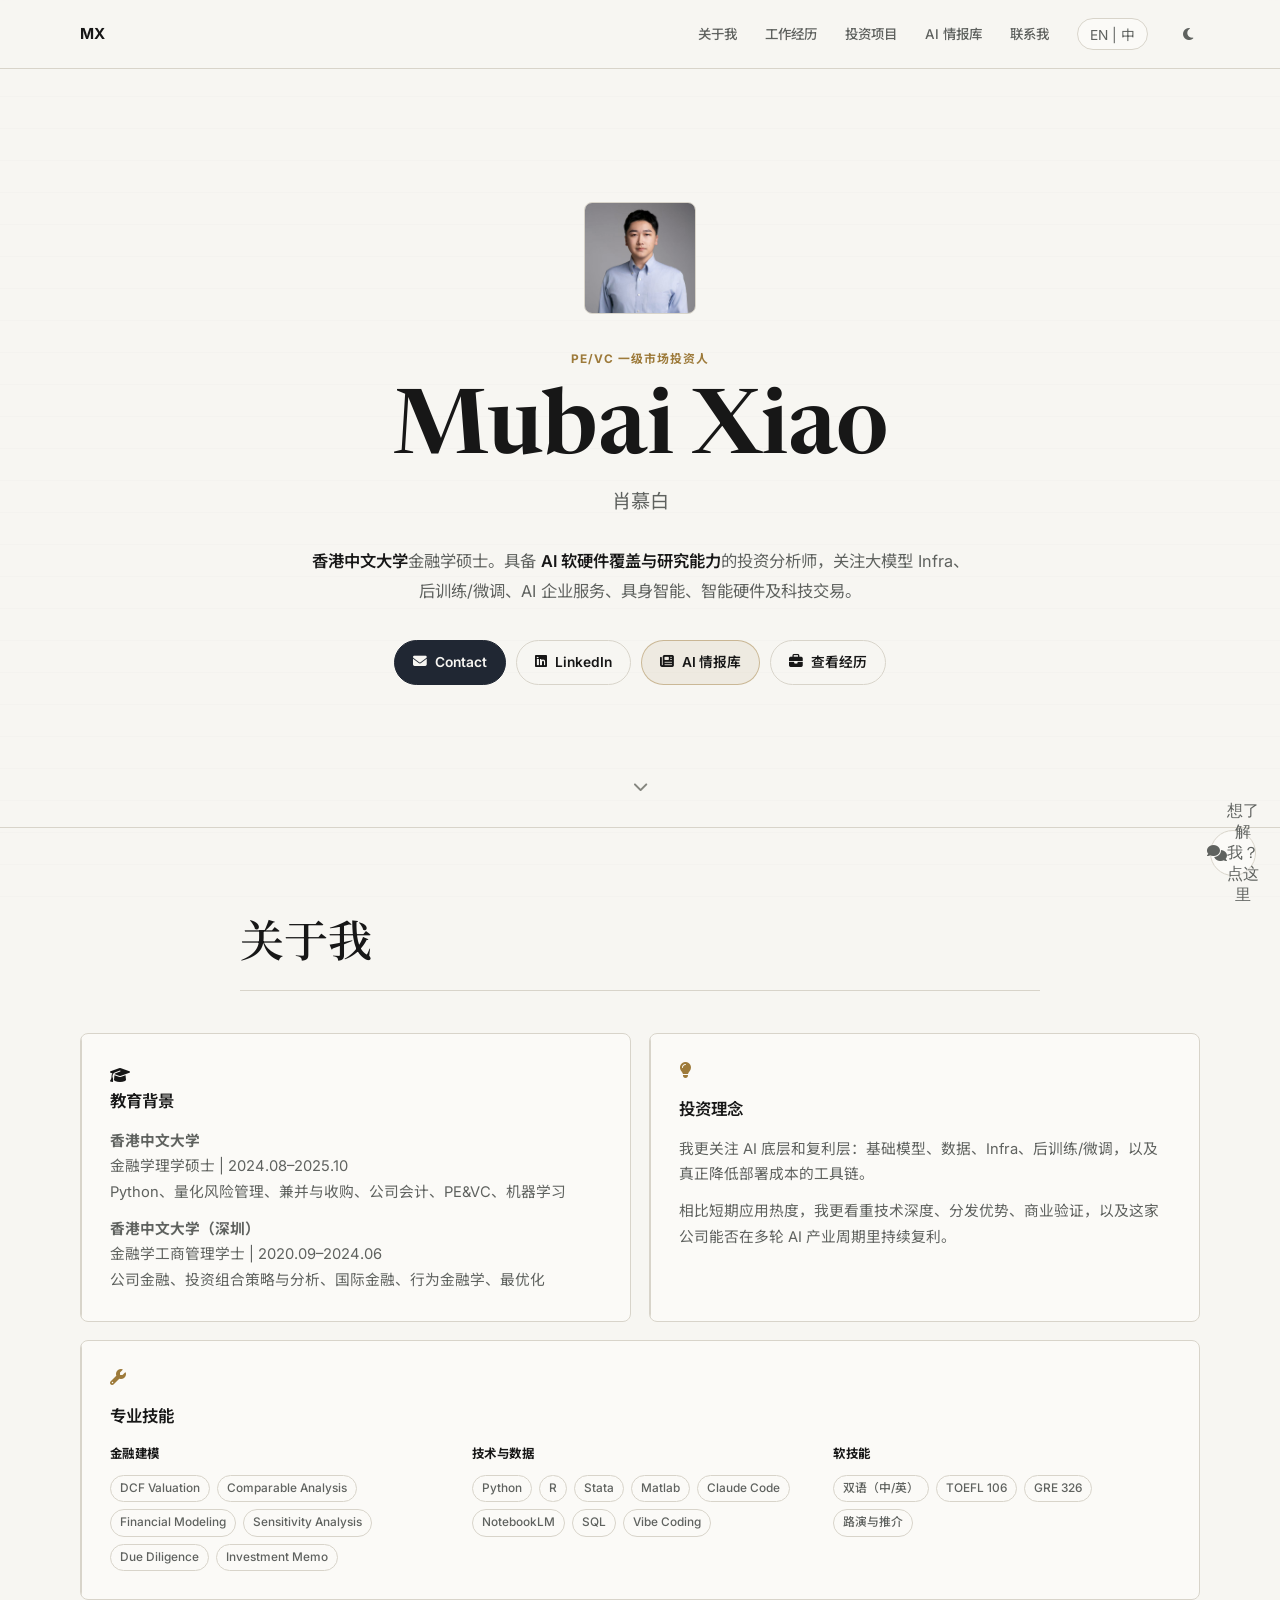
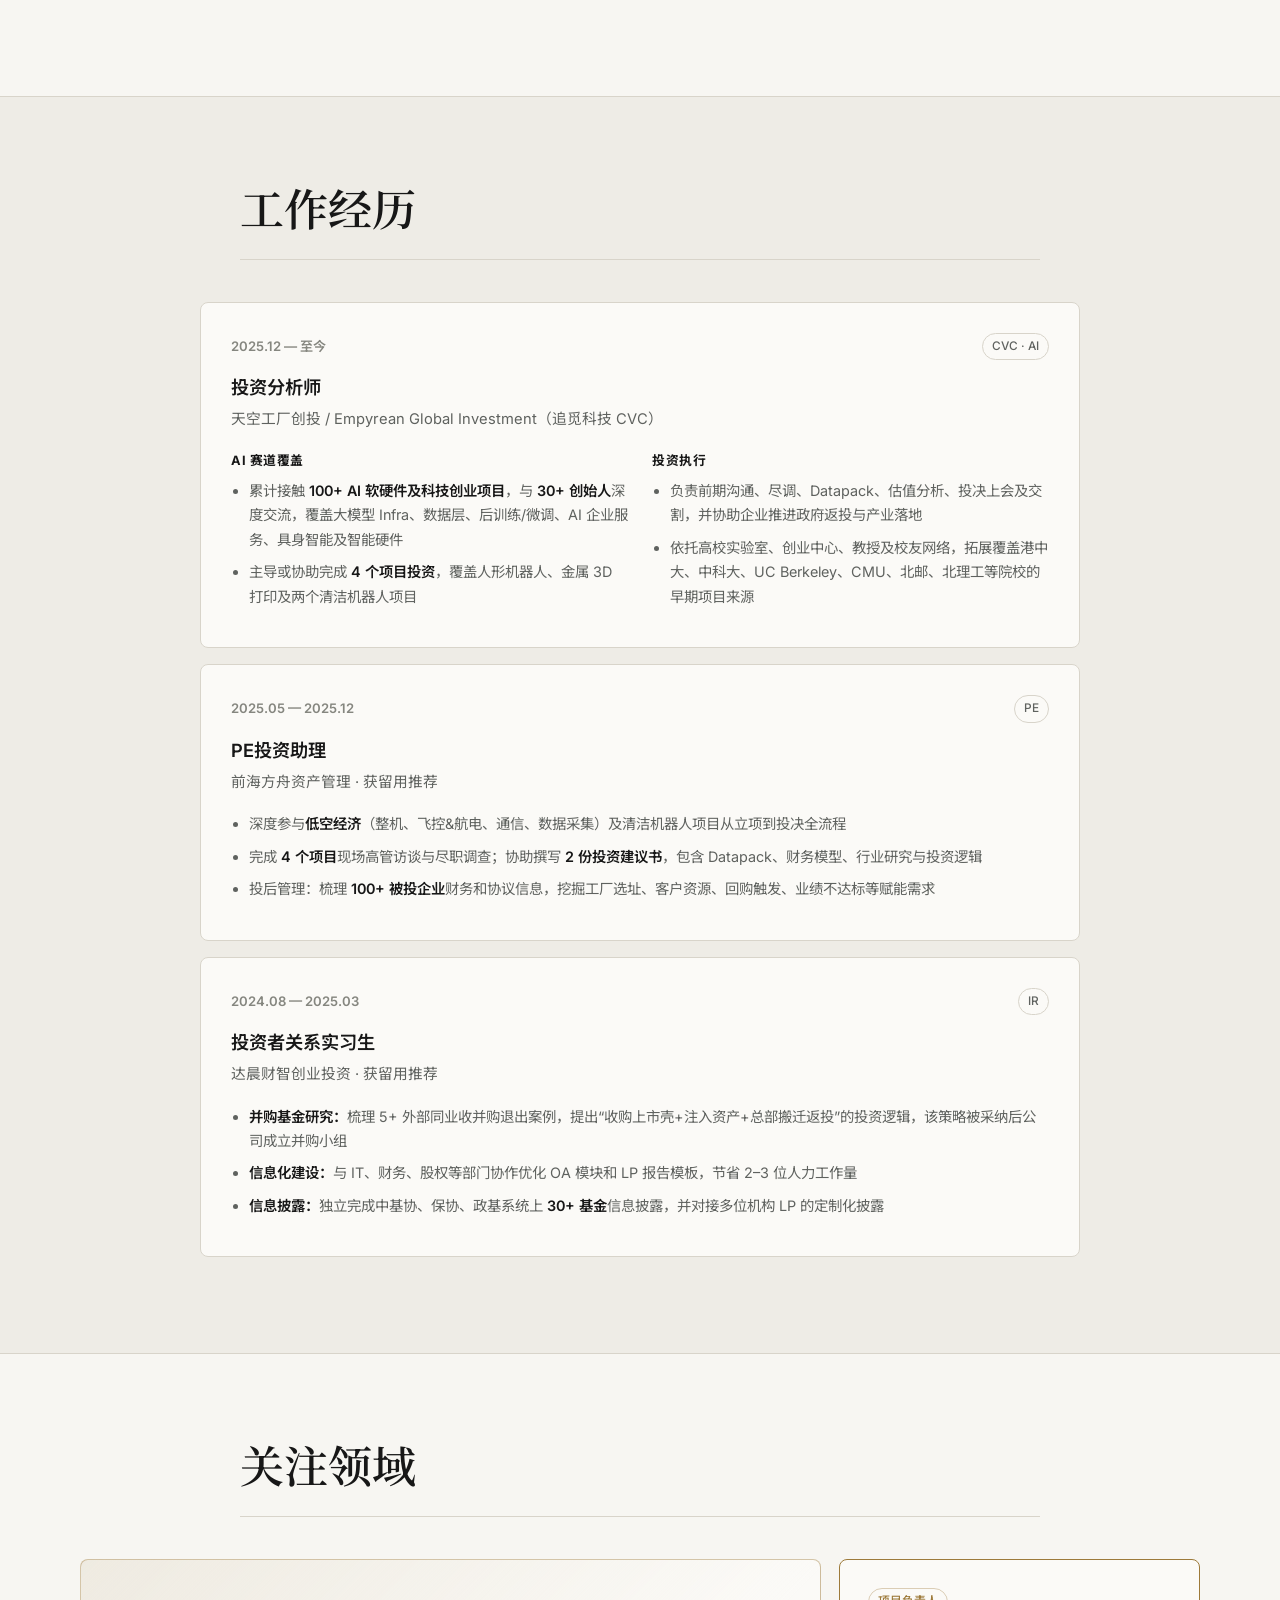
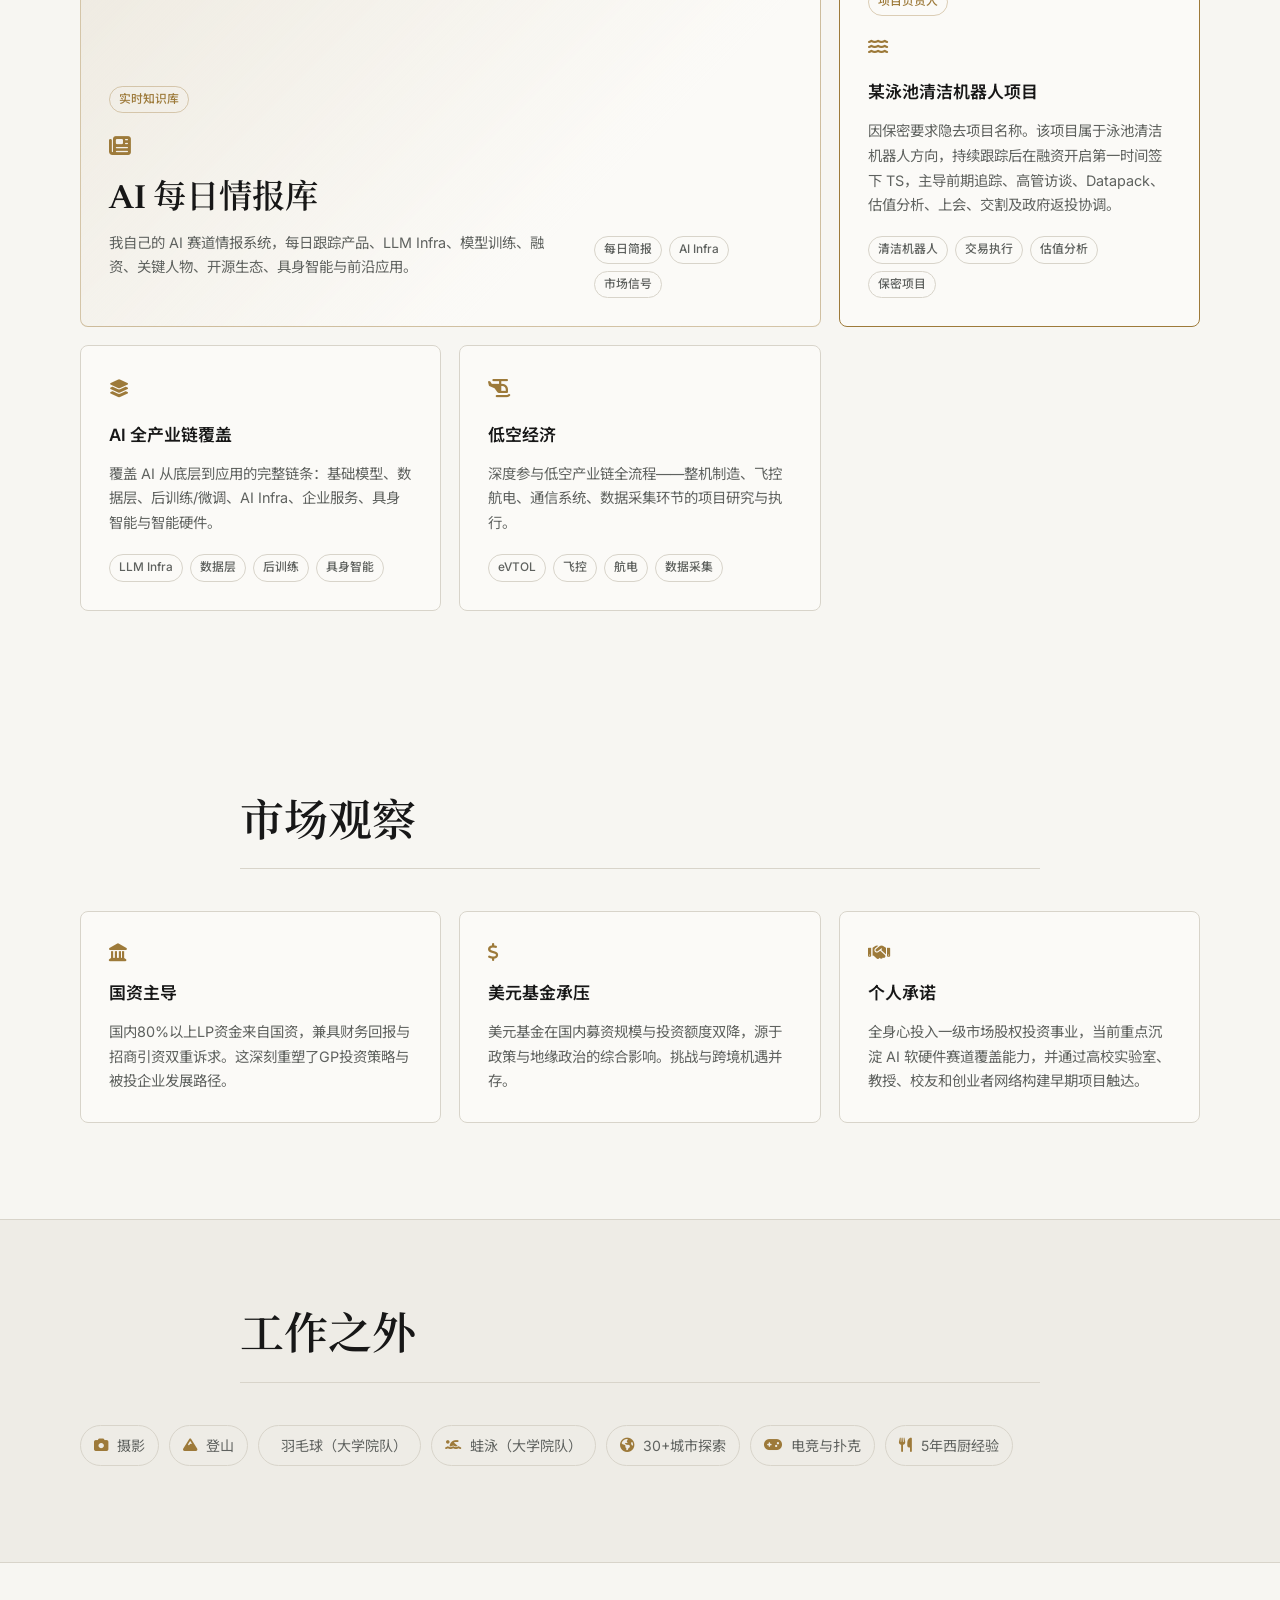
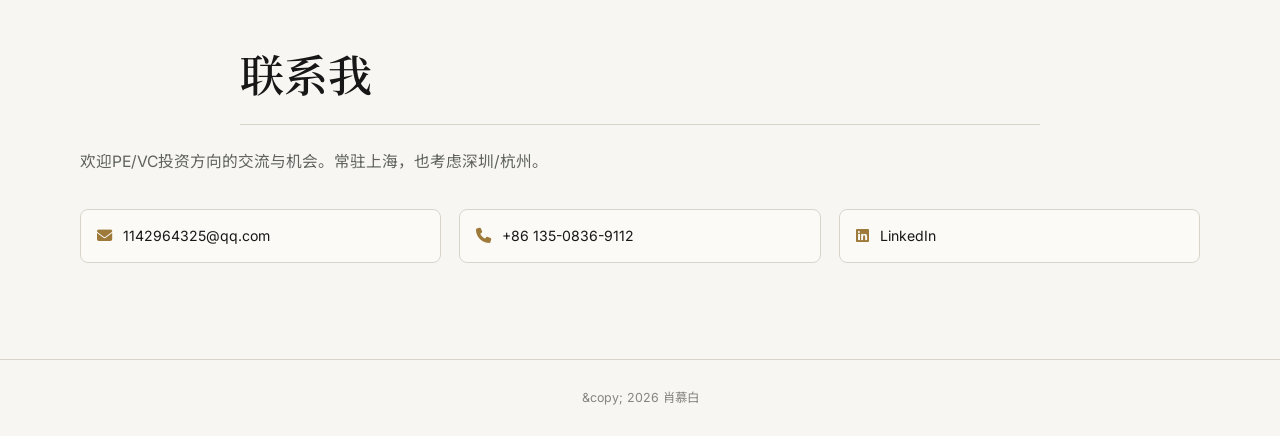
<file: index.html>
<!DOCTYPE html>
<html lang="en">
<head>
  <meta charset="UTF-8">
  <meta name="viewport" content="width=device-width, initial-scale=1.0">
  <title>Mubai Xiao | 肖慕白</title>
  <meta name="description" content="Mubai Xiao (肖慕白) — PE/VC Investment Professional. B.B.A. & M.Sc. Finance at CUHK. Focused on AI and frontier technology investing.">
  <meta property="og:title" content="Mubai Xiao | 肖慕白">
  <meta property="og:description" content="PE/VC Investment Professional. AI & Frontier Tech Investor.">
  <meta property="og:type" content="website">
  <link rel="icon" href="data:image/svg+xml,<svg xmlns='http://www.w3.org/2000/svg' viewBox='0 0 100 100'><rect fill='%231c2541' rx='16' width='100' height='100'/><text x='50' y='68' text-anchor='middle' fill='white' font-family='Inter,sans-serif' font-weight='700' font-size='44'>MX</text></svg>">
  <link rel="stylesheet" href="style.css?v=20260704-1">
  <link rel="preconnect" href="https://fonts.googleapis.com">
  <link href="https://fonts.googleapis.com/css2?family=Inter:wght@400;500;600;700;800&family=Newsreader:opsz,wght@6..72,500;6..72,600;6..72,700&family=Noto+Sans+SC:wght@400;500;700;800&family=Noto+Serif+SC:wght@500;600;700&display=swap" rel="stylesheet">
  <link rel="stylesheet" href="https://cdnjs.cloudflare.com/ajax/libs/font-awesome/6.5.1/css/all.min.css">
</head>
<body>
  <!-- Navigation -->
  <nav class="nav" id="nav">
    <div class="nav-inner">
      <a href="#hero" class="nav-logo">MX</a>
      <div class="nav-links">
        <a href="#about" data-i18n="nav.about">About</a>
        <a href="#experience" data-i18n="nav.experience">Experience</a>
        <a href="#projects" data-i18n="nav.projects">Projects</a>
        <a href="ai-news/" data-i18n="nav.ai_news">AI News</a>
        <a href="#contact" data-i18n="nav.contact">Contact</a>
        <button class="lang-toggle" id="langToggle" aria-label="Toggle language">EN | 中</button>
        <button class="theme-toggle" id="themeToggle" aria-label="Toggle theme">
          <i class="fas fa-moon"></i>
        </button>
      </div>
      <div class="mobile-controls">
        <button class="lang-toggle" id="langToggleMobile" aria-label="Toggle language">EN | 中</button>
        <button class="mobile-menu-btn" id="mobileMenuBtn" aria-label="Menu">
          <span></span><span></span><span></span>
        </button>
      </div>
    </div>
  </nav>

  <!-- Mobile Menu -->
  <div class="mobile-menu" id="mobileMenu">
    <a href="#about" data-i18n="nav.about">About</a>
    <a href="#experience" data-i18n="nav.experience">Experience</a>
    <a href="#projects" data-i18n="nav.projects">Projects</a>
    <a href="ai-news/" data-i18n="nav.ai_news">AI News</a>
    <a href="#contact" data-i18n="nav.contact">Contact</a>
  </div>

  <!-- Hero -->
  <section class="hero" id="hero">
    <div class="hero-bg-pattern"></div>
    <div class="hero-content">
      <div class="hero-avatar">
        <img src="avatar.jpg" alt="Mubai Xiao">
      </div>
      <div class="hero-badge" data-i18n="hero.badge">PE/VC Investment Professional</div>
      <h1 class="hero-name">Mubai Xiao</h1>
      <p class="hero-name-cn">肖慕白</p>
      <p class="hero-desc" data-i18n="hero.desc" data-i18n-html="true">
        B.B.A. & M.Sc. Finance at <strong>CUHK</strong>. Investment analyst with hands-on experience across RMB & USD VC funds.
        Deeply passionate about <strong>AI</strong> and frontier tech investing.
        Driven by curiosity, committed to long-termism.
      </p>
      <div class="hero-links">
        <a href="mailto:1142964325@qq.com" class="hero-btn hero-btn-primary"><i class="fas fa-envelope"></i> Contact</a>
        <a href="https://www.linkedin.com/in/mubai-xiao-1323b3343" target="_blank" class="hero-btn"><i class="fab fa-linkedin"></i> LinkedIn</a>
        <a href="ai-news/" class="hero-btn hero-btn-ai"><i class="fas fa-newspaper"></i> <span data-i18n="hero.ai_news">AI Intelligence</span></a>
        <a href="#experience" class="hero-btn"><i class="fas fa-briefcase"></i> <span data-i18n="hero.viewwork">View My Work</span></a>
      </div>
    </div>
    <div class="scroll-hint">
      <i class="fas fa-chevron-down"></i>
    </div>
  </section>

  <!-- About -->
  <section class="section" id="about">
    <div class="container">
      <h2 class="section-title" data-i18n="about.title">About Me</h2>
      <div class="about-grid">
        <div class="about-card">
          <div class="card-accent"></div>
          <div class="card-body">
            <div class="education-heading">
              <i class="fas fa-graduation-cap"></i>
            </div>
            <h3 data-i18n="about.education">Education</h3>
            <div data-i18n="about.edu.content" data-i18n-html="true">
              <p><strong>The Chinese University of Hong Kong</strong><br>
              M.Sc. in Finance | 2024–2025<br>
              Quantitative Methods, Python, M&A, PE&VC</p>
              <p><strong>CUHK-Shenzhen</strong><br>
              B.B.A. in Finance | 2020–2024<br>
              Corporate Finance, Portfolio Analysis, Behavioral Finance</p>
            </div>
          </div>
        </div>
        <div class="about-card">
          <div class="card-accent"></div>
          <div class="card-body">
            <i class="fas fa-lightbulb"></i>
            <h3 data-i18n="about.philosophy">Investment Philosophy</h3>
            <div data-i18n="about.philosophy.content" data-i18n-html="true">
              <p>我更关注 AI 底层和复利层：基础模型、数据、Infra、后训练/微调，以及真正降低部署成本的工具链。</p>
              <p>相比短期应用热度，我更看重技术深度、分发能力、商业验证和长期复利结构。</p>
            </div>
          </div>
        </div>
        <div class="about-card full-width">
          <div class="card-accent"></div>
          <div class="card-body">
            <i class="fas fa-wrench"></i>
            <h3 data-i18n="about.toolkit">Professional Toolkit</h3>
            <div class="skills-grid">
              <div class="skill-group">
                <h4 data-i18n="about.skill.finance">Finance & Modeling</h4>
                <div class="skills-tags">
                  <span>DCF Valuation</span><span>Comparable Analysis</span><span>Financial Modeling</span>
                  <span>Sensitivity Analysis</span><span>Due Diligence</span><span>Investment Memo</span>
                </div>
              </div>
              <div class="skill-group">
                <h4 data-i18n="about.skill.tech">Tech & Data</h4>
                <div class="skills-tags">
                  <span>Python</span><span>R</span><span>Stata</span><span>Matlab</span>
                  <span>Claude Code</span><span>NotebookLM</span><span>SQL</span><span>Vibe Coding</span>
                </div>
              </div>
              <div class="skill-group">
                <h4 data-i18n="about.skill.soft">Soft Skills</h4>
                <div class="skills-tags">
                  <span data-i18n="skill.bilingual">Bilingual (EN/CN)</span>
                  <span>TOEFL 106</span><span>GRE 326</span>
                  <span data-i18n="skill.roadshow">Roadshow & Pitching</span>
                </div>
              </div>
            </div>
          </div>
        </div>
      </div>
    </div>
  </section>

  <!-- Experience -->
  <section class="section section-alt" id="experience">
    <div class="container">
      <h2 class="section-title" data-i18n="exp.title">Experience</h2>
      <div class="exp-cards">

        <div class="exp-card">
          <div class="exp-header">
            <div class="exp-date">2025.12 — <span data-i18n="exp.present">Present</span></div>
            <div class="exp-type rmb-tag">CVC · AI</div>
          </div>
          <h3 data-i18n="exp.cc.role">Investment Analyst</h3>
          <p class="exp-company" data-i18n="exp.cc.company">Empyrean Global Investment (Dreame Technology's CVC)</p>
          <div class="exp-details">
            <div class="exp-section">
              <h4 data-i18n="exp.cc.rmb">AI Sector Coverage</h4>
              <ul data-i18n="exp.cc.rmb.items" data-i18n-html="true">
                <li>主导或协助完成 <strong>4 个项目投资</strong>，覆盖人形机器人、金属 3D 打印及两个清洁机器人项目</li>
                <li>负责前期沟通、尽调、Datapack、估值分析、投决上会、交割，并协助企业推进政府返投与产业落地</li>
              </ul>
            </div>
            <div class="exp-section">
              <h4 data-i18n="exp.cc.usd">Investment Execution</h4>
              <ul data-i18n="exp.cc.usd.items" data-i18n-html="true">
                <li>Led bilingual fundraising materials — pitch decks, one-pagers, deal pipelines</li>
                <li>Sourced <strong>100+ institutional LPs</strong> via Pitchbook/Preqin across HK, Singapore, Middle East & Europe</li>
                <li>Sourced a European distributor group with <strong>USD 1M committed intent</strong>; led dedicated fund roadshows</li>
              </ul>
            </div>
          </div>
        </div>

        <div class="exp-card">
          <div class="exp-header">
            <div class="exp-date">2025.05 — 2025.12</div>
            <div class="exp-type pe-tag">PE</div>
          </div>
          <h3 data-i18n="exp.qa.role">PE Investment Analyst</h3>
          <p class="exp-company" data-i18n="exp.qa.company">Qianhai Ark Assets Management · Received Return Offer</p>
          <ul data-i18n="exp.qa.items" data-i18n-html="true">
            <li>Full-cycle participation in <strong>low-altitude economy</strong> (aircraft, flight control, avionics, communication, data) and cleaning robotics projects</li>
            <li>On-site executive interviews & DD for <strong>4 projects</strong>; authored 2 investment proposals with datapack, financial models, and industry research</li>
            <li>Post-investment: managed 100+ portfolio companies, identified support needs (factory siting, client resources, repurchase triggers)</li>
          </ul>
        </div>

        <div class="exp-card">
          <div class="exp-header">
            <div class="exp-date">2024.08 — 2025.03</div>
            <div class="exp-type ir-tag">IR</div>
          </div>
          <h3 data-i18n="exp.dc.role">Investor Relations Intern</h3>
          <p class="exp-company" data-i18n="exp.dc.company">Fortune CaiZhi (DaChen) Venture Capital · Received Return Offer</p>
          <ul data-i18n="exp.dc.items" data-i18n-html="true">
            <li><strong>M&A Strategy:</strong> Proposed "shell acquisition + asset injection + HQ relocation" exit strategy — adopted by partners, leading to a new M&A team</li>
            <li><strong>Digital Transformation:</strong> Led OA system optimization, reducing 2–3 headcount workload through automation</li>
            <li>Independently managed AMAC/CSRC compliance for <strong>30+ funds</strong></li>
          </ul>
        </div>

      </div>
    </div>
  </section>

  <!-- Projects / Investment Track Record -->
  <section class="section" id="projects">
    <div class="container">
      <h2 class="section-title" data-i18n="proj.title">Focus Areas</h2>
      <div class="projects-grid">
        <a class="project-card intelligence-card intelligence-card-featured" href="ai-news/">
          <div>
            <span class="featured-badge" data-i18n="proj.intel.badge">实时知识库</span>
            <div class="project-icon"><i class="fas fa-newspaper"></i></div>
            <h3 data-i18n="proj.intel.title">AI 每日情报库</h3>
            <p data-i18n="proj.intel.desc">每日跟踪 AI 产业链中的产品、Infra、模型训练、融资、关键人物、开源生态与前沿应用。</p>
          </div>
          <div class="project-tags">
            <span data-i18n="tag.dailybrief">每日简报</span><span data-i18n="tag.aiinfra">AI Infra</span><span data-i18n="tag.signals">市场信号</span>
          </div>
        </a>
        <div class="project-card featured">
          <span class="featured-badge" data-i18n="proj.featured">项目负责人</span>
          <div class="project-icon"><i class="fas fa-water"></i></div>
          <h3 data-i18n="proj.confidential.title">某泳池清洁机器人项目</h3>
          <p data-i18n="proj.confidential.desc">因保密要求隐去项目名称。该项目属于泳池清洁机器人方向，持续跟踪后在融资开启第一时间签下 TS，主导前期追踪、高管访谈、Datapack、估值分析、上会、交割及政府返投协调。</p>
          <div class="project-tags">
            <span data-i18n="tag.cleaningrobotics">清洁机器人</span><span data-i18n="tag.dealexecution">交易执行</span><span data-i18n="tag.valuation">估值分析</span><span data-i18n="tag.confidential">保密项目</span>
          </div>
        </div>
        <div class="project-card">
          <div class="project-icon"><i class="fas fa-layer-group"></i></div>
          <h3 data-i18n="proj.ai_stack.title">AI 全产业链覆盖</h3>
          <p data-i18n="proj.ai_stack.desc">覆盖 AI 从底层到应用的完整链条：基础模型、数据层、后训练/微调、AI Infra、企业服务、具身智能与智能硬件。</p>
          <div class="project-tags">
            <span data-i18n="tag.llminfra">LLM Infra</span><span data-i18n="tag.datalayer">数据层</span>
            <span data-i18n="tag.posttraining">后训练</span><span data-i18n="tag.embodied">具身智能</span>
          </div>
        </div>
        <div class="project-card">
          <div class="project-icon"><i class="fas fa-helicopter"></i></div>
          <h3 data-i18n="proj.lowalt.title">Low-Altitude Economy</h3>
          <p data-i18n="proj.lowalt.desc">Deep-dive research and project execution across the low-altitude industry chain — aircraft manufacturing, flight control & avionics, communication systems, and data acquisition.</p>
          <div class="project-tags">
            <span>eVTOL</span><span data-i18n="tag.flightcontrol">Flight Control</span>
            <span data-i18n="tag.avionics">Avionics</span><span data-i18n="tag.dataacq">Data Acquisition</span>
          </div>
        </div>
      </div>
    </div>
  </section>


  <!-- Market View -->
  <section class="section" id="market">
    <div class="container">
      <h2 class="section-title" data-i18n="market.title">Market Perspective</h2>
      <div class="market-cards">
        <div class="market-card">
          <i class="fas fa-landmark"></i>
          <h4 data-i18n="market.soe.title">SOE Capital Dominance</h4>
          <p data-i18n="market.soe.desc">80%+ of domestic LP capital comes from state-owned entities, carrying dual mandates of financial returns and local economic development. This reshapes GP strategies and portfolio company trajectories.</p>
        </div>
        <div class="market-card">
          <i class="fas fa-dollar-sign"></i>
          <h4 data-i18n="market.usd.title">USD Fund Headwinds</h4>
          <p data-i18n="market.usd.desc">USD funds in China face declining AUM and deployment, driven by regulatory shifts and geopolitical dynamics. This creates both challenges and unique cross-border opportunities.</p>
        </div>
        <div class="market-card">
          <i class="fas fa-handshake"></i>
          <h4 data-i18n="market.commitment.title">Personal Commitment</h4>
          <p data-i18n="market.commitment.desc">Fully dedicated to building a career in primary market equity investment. Curiosity-driven, resilient under pressure, and committed to earning trust through consistent, quality work.</p>
        </div>
      </div>
    </div>
  </section>

  <!-- Beyond Work -->
  <section class="section section-alt" id="beyond">
    <div class="container">
      <h2 class="section-title" data-i18n="beyond.title">Beyond Work</h2>
      <div class="beyond-grid">
        <div class="beyond-item"><i class="fas fa-camera"></i><span data-i18n="beyond.photo">Photography</span></div>
        <div class="beyond-item"><i class="fas fa-mountain"></i><span data-i18n="beyond.hiking">Mountaineering</span></div>
        <div class="beyond-item"><i class="fas fa-shuttlecock"></i><span data-i18n="beyond.badminton">Badminton (University Team)</span></div>
        <div class="beyond-item"><i class="fas fa-swimmer"></i><span data-i18n="beyond.swim">Breaststroke (University Team)</span></div>
        <div class="beyond-item"><i class="fas fa-globe-americas"></i><span data-i18n="beyond.travel">30+ cities explored</span></div>
        <div class="beyond-item"><i class="fas fa-gamepad"></i><span data-i18n="beyond.esports">Esports & Poker</span></div>
        <div class="beyond-item"><i class="fas fa-utensils"></i><span data-i18n="beyond.cooking">5 years of Western cooking</span></div>
      </div>
    </div>
  </section>

  <!-- Contact -->
  <section class="section" id="contact">
    <div class="container">
      <h2 class="section-title" data-i18n="contact.title">Get in Touch</h2>
      <p class="contact-desc" data-i18n="contact.desc">Open to opportunities in PE/VC investment. Based in Shanghai, also considering Shenzhen/Hangzhou. Let's connect.</p>
      <div class="contact-links">
        <a href="mailto:1142964325@qq.com" class="contact-item">
          <i class="fas fa-envelope"></i>
          <span>1142964325@qq.com</span>
        </a>
        <a href="tel:+8613508369112" class="contact-item">
          <i class="fas fa-phone"></i>
          <span>+86 135-0836-9112</span>
        </a>
        <a href="https://www.linkedin.com/in/mubai-xiao-1323b3343" target="_blank" class="contact-item">
          <i class="fab fa-linkedin"></i>
          <span>LinkedIn</span>
        </a>
      </div>
    </div>
  </section>

  <!-- Footer -->
  <footer class="footer">
    <p data-i18n="footer.text">&copy; 2026 Mubai Xiao. Built with curiosity and Claude Code.</p>
  </footer>

  <!-- Chat Widget -->
  <div class="chat-widget" id="chatWidget">
    <button class="chat-toggle" id="chatToggle" aria-label="Ask me anything">
      <i class="fas fa-comments"></i>
      <span class="chat-toggle-text" data-i18n="chat.toggle">Ask Me Anything</span>
    </button>
    <div class="chat-panel" id="chatPanel">
      <div class="chat-header">
        <div class="chat-header-info">
          <div class="chat-avatar">MX</div>
          <div>
            <strong data-i18n="chat.name">Mubai's AI Assistant</strong>
            <p data-i18n="chat.subtitle">Ask anything about me</p>
          </div>
        </div>
        <button class="chat-close" id="chatClose"><i class="fas fa-times"></i></button>
      </div>
      <div class="chat-messages" id="chatMessages">
        <div class="chat-message bot">
          <p data-i18n="chat.welcome">Hi! I'm Mubai's AI assistant. Ask me anything about his background, investment experience, thesis, or skills!</p>
        </div>
        <div class="chat-message bot suggestions">
          <div class="chat-suggestions">
            <button class="chat-suggestion-btn" data-i18n="chat.q1">What's your investment thesis?</button>
            <button class="chat-suggestion-btn" data-i18n="chat.q2">Tell me about your PE/VC experience</button>
            <button class="chat-suggestion-btn" data-i18n="chat.q3">Why AI?</button>
          </div>
        </div>
      </div>
      <div class="chat-input-wrap">
        <input type="text" id="chatInput" data-i18n-placeholder="chat.placeholder" placeholder="Type your question..." autocomplete="off">
        <button id="chatSend"><i class="fas fa-paper-plane"></i></button>
      </div>
    </div>
  </div>

  <script src="script.js?v=20260704-1"></script>
</body>
</html>
</file>
<file: style.css>
/* === Design Tokens === */
:root {
  --bg: #f7f6f2;
  --bg-alt: #eeece6;
  --surface: #fbfaf7;
  --surface-muted: #f1efe9;
  --text: #171717;
  --text-secondary: #5f625f;
  --text-muted: #85867f;
  --accent: #202733;
  --accent-light: #3a4352;
  --accent-bg: rgba(32, 39, 51, 0.055);
  --accent-gold: #9d7a3a;
  --accent-gold-bg: rgba(157, 122, 58, 0.09);
  --card-bg: #fbfaf7;
  --card-border: #d8d4ca;
  --card-shadow: none;
  --nav-bg: rgba(247, 246, 242, 0.92);
  --radius: 8px;
  --transition: 0.2s ease;
  --font: 'Inter', 'Noto Sans SC', -apple-system, BlinkMacSystemFont, 'Segoe UI', sans-serif;
  --heading-font: 'Newsreader', 'Noto Serif SC', Georgia, serif;
}

[data-theme="dark"] {
  --bg: #111213;
  --bg-alt: #171819;
  --surface: #151718;
  --surface-muted: #1c1e20;
  --text: #eeeeea;
  --text-secondary: #b5b4ad;
  --text-muted: #85847d;
  --accent: #ded6c3;
  --accent-light: #f2ead8;
  --accent-bg: rgba(222, 214, 195, 0.08);
  --accent-gold: #c3a56c;
  --accent-gold-bg: rgba(195, 165, 108, 0.11);
  --card-bg: #151718;
  --card-border: #303236;
  --card-shadow: none;
  --nav-bg: rgba(17, 18, 19, 0.92);
}

* { margin: 0; padding: 0; box-sizing: border-box; }
*::before, *::after { box-sizing: border-box; }
html { scroll-behavior: smooth; scroll-padding-top: 88px; }
body {
  font-family: var(--font);
  background: var(--bg);
  color: var(--text);
  line-height: 1.65;
  text-rendering: optimizeLegibility;
  transition: background var(--transition), color var(--transition);
}
body::before {
  content: '';
  position: fixed;
  inset: 0;
  pointer-events: none;
  background-image: linear-gradient(rgba(32, 39, 51, 0.025) 1px, transparent 1px);
  background-size: 100% 32px;
  opacity: 0.45;
}
[data-theme="dark"] body::before { opacity: 0.18; }
a { color: var(--accent); text-decoration: none; transition: color var(--transition); }
a:hover { color: var(--accent-gold); }
.container { width: min(100% - 48px, 1120px); margin: 0 auto; }

.nav {
  position: fixed; top: 0; left: 0; right: 0; z-index: 100;
  background: var(--nav-bg); backdrop-filter: blur(18px);
  border-bottom: 1px solid var(--card-border);
}
.nav-inner {
  width: min(100% - 48px, 1120px); height: 68px; margin: 0 auto;
  display: flex; align-items: center; justify-content: space-between;
}
.nav-logo { color: var(--text) !important; font-size: 0.95rem; font-weight: 700; letter-spacing: 0; }
.nav-links { display: flex; align-items: center; gap: 28px; }
.nav-links a { color: var(--text-secondary); font-size: 0.84rem; font-weight: 500; letter-spacing: 0; }
.nav-links a:hover { color: var(--text); }
.theme-toggle, .lang-toggle {
  background: transparent; border: 0; color: var(--text-secondary); cursor: pointer;
  font-family: var(--font); font-size: 0.86rem; padding: 7px;
  transition: color var(--transition), border-color var(--transition), background var(--transition);
}
.theme-toggle:hover, .lang-toggle:hover { color: var(--text); }
.lang-toggle {
  border: 1px solid var(--card-border); border-radius: 999px; padding: 5px 12px;
  white-space: nowrap; background: var(--surface);
}
.lang-toggle:hover { border-color: var(--text-muted); }
.mobile-controls { display: none; align-items: center; gap: 8px; }
.mobile-menu-btn {
  display: none; flex-direction: column; gap: 5px; background: transparent;
  border: 1px solid var(--card-border); border-radius: 999px; cursor: pointer; padding: 9px 10px;
}
.mobile-menu-btn span { display: block; width: 18px; height: 1px; background: var(--text-secondary); transition: var(--transition); }
.mobile-menu {
  display: none; position: fixed; top: 68px; left: 0; right: 0; z-index: 99;
  flex-direction: column; gap: 2px; padding: 10px 24px 18px;
  background: var(--surface); border-bottom: 1px solid var(--card-border);
}
.mobile-menu a { color: var(--text); font-size: 0.95rem; font-weight: 500; padding: 12px 0; border-bottom: 1px solid var(--card-border); }
.mobile-menu a:last-child { border-bottom: 0; }

.hero {
  min-height: 92vh; display: flex; flex-direction: column; justify-content: center; align-items: center;
  padding: 132px 24px 72px; position: relative; overflow: hidden; text-align: center;
  border-bottom: 1px solid var(--card-border);
}
.hero-bg-pattern { display: none; }
.hero-content { position: relative; width: min(100%, 760px); }
.hero-avatar {
  width: 112px; height: 112px; border-radius: 8px; overflow: hidden; margin: 0 auto 30px;
  border: 1px solid var(--card-border); box-shadow: none; background: var(--surface-muted);
}
.hero-avatar img { width: 100%; height: 100%; object-fit: cover; object-position: center 15%; filter: saturate(0.9) contrast(1.03); }
.hero-badge {
  display: inline-block; margin-bottom: 20px; padding: 0; border-radius: 0; background: transparent;
  color: var(--accent-gold); font-size: 0.74rem; font-weight: 700; letter-spacing: 0.08em; text-transform: uppercase;
}
.hero-name {
  margin-bottom: 12px;
  font-family: var(--heading-font);
  font-size: clamp(3.2rem, 7vw, 6rem);
  font-weight: 600;
  letter-spacing: 0;
  line-height: 0.94;
}
.hero-name-cn { margin-bottom: 28px; color: var(--text-secondary); font-size: 1.2rem; font-weight: 400; }
.hero-desc { max-width: 670px; margin: 0 auto 34px; color: var(--text-secondary); font-size: 1.02rem; line-height: 1.85; }
.hero-desc strong { color: var(--text); font-weight: 600; }
.hero-links { display: flex; justify-content: center; flex-wrap: wrap; gap: 10px; margin-bottom: 0; }
.hero-btn {
  display: inline-flex; align-items: center; justify-content: center; gap: 8px; min-height: 42px;
  padding: 10px 18px; border-radius: 999px; border: 1px solid var(--card-border);
  background: transparent; color: var(--text); font-size: 0.86rem; font-weight: 600; letter-spacing: 0;
  transition: border-color var(--transition), color var(--transition), background var(--transition);
}
.hero-btn:hover { border-color: var(--accent-gold); color: var(--text); background: var(--accent-gold-bg); transform: none; box-shadow: none; }
.hero-btn-primary { border-color: var(--accent); background: var(--accent); color: var(--bg); }
.hero-btn-primary:hover { border-color: var(--accent-light); background: var(--accent-light); color: var(--bg); }
.hero-btn-ai {
  border-color: rgba(157, 122, 58, 0.45);
  background: var(--accent-gold-bg);
  color: var(--text);
}
.hero-btn-ai:hover {
  border-color: var(--accent-gold);
  background: rgba(157, 122, 58, 0.14);
}
.scroll-hint { position: absolute; bottom: 28px; color: var(--text-muted); font-size: 0.95rem; animation: none; }
.hero-stats { display: flex; justify-content: center; gap: 48px; }
.stat-item { text-align: center; }
.stat-number { display: block; font-size: 2rem; font-weight: 700; color: var(--accent); line-height: 1.2; }
.stat-label { font-size: 0.78rem; color: var(--text-secondary); text-transform: uppercase; letter-spacing: 0; font-weight: 500; }

.section { padding: 96px 0; }
.section-alt { background: var(--bg-alt); border-top: 1px solid var(--card-border); border-bottom: 1px solid var(--card-border); }
.section-title {
  max-width: 800px; margin: 0 auto 42px; text-align: left;
  font-family: var(--heading-font); font-size: clamp(1.85rem, 3.5vw, 2.75rem); font-weight: 600; letter-spacing: 0; line-height: 1.08; position: relative;
}
.section-title::after { content: ''; display: block; width: 100%; height: 1px; margin: 18px 0 0; background: var(--card-border); border-radius: 0; }

.about-card, .exp-card, .project-card, .market-card, .matrix-card {
  background: var(--card-bg); border: 1px solid var(--card-border); border-radius: var(--radius); box-shadow: none;
  transition: border-color var(--transition), background var(--transition);
}
.about-card:hover, .exp-card:hover, .project-card:hover, .market-card:hover, .matrix-card:hover {
  transform: none; border-color: var(--text-muted); box-shadow: none;
}
.about-grid { display: grid; grid-template-columns: repeat(2, minmax(0, 1fr)); gap: 18px; }
.about-card { display: flex; overflow: hidden; }
.about-card.full-width { grid-column: 1 / -1; }
.card-accent { width: 1px; flex-shrink: 0; background: var(--card-border); }
.card-body { flex: 1; padding: 28px; }
.card-body > i { display: block; margin-bottom: 18px; color: var(--accent-gold); font-size: 1rem; }
.card-body h3 { margin-bottom: 14px; font-size: 1.03rem; font-weight: 600; }
.card-body p { margin-bottom: 12px; color: var(--text-secondary); font-size: 0.92rem; line-height: 1.72; }
.card-body p:last-child { margin-bottom: 0; }
.skills-grid { display: grid; grid-template-columns: repeat(3, minmax(0, 1fr)); gap: 24px; }
.skill-group h4 { margin-bottom: 10px; color: var(--text); font-size: 0.78rem; font-weight: 700; letter-spacing: 0.04em; text-transform: uppercase; }
.skills-tags, .project-tags { display: flex; flex-wrap: wrap; gap: 7px; }
.skills-tags span, .project-tags span, .featured-badge, .exp-type {
  display: inline-flex; align-items: center; min-height: 24px; padding: 3px 9px;
  border: 1px solid var(--card-border); border-radius: 999px; background: transparent;
  color: var(--text-secondary); font-size: 0.74rem; font-weight: 500; letter-spacing: 0; text-transform: none;
}

.exp-cards { display: flex; flex-direction: column; gap: 16px; max-width: 880px; margin: 0 auto; }
.exp-card { padding: 30px; }
.exp-header { display: flex; align-items: center; justify-content: space-between; gap: 12px; flex-wrap: wrap; margin-bottom: 12px; }
.exp-date { color: var(--text-muted); font-size: 0.82rem; font-weight: 600; }
.rmb-tag, .pe-tag, .ir-tag { background: transparent; color: var(--text-secondary); }
.exp-card h3 { margin-bottom: 5px; font-size: 1.14rem; font-weight: 600; }
.exp-company { margin-bottom: 18px; color: var(--text-secondary); font-size: 0.92rem; }
.exp-card ul { padding-left: 18px; }
.exp-card li { margin-bottom: 8px; color: var(--text-secondary); font-size: 0.9rem; line-height: 1.7; }
.exp-card li strong { color: var(--text); font-weight: 600; }
.exp-details { display: grid; grid-template-columns: repeat(2, minmax(0, 1fr)); gap: 24px; }
.exp-section h4 { margin-bottom: 8px; color: var(--text); font-size: 0.8rem; font-weight: 700; letter-spacing: 0.04em; text-transform: uppercase; }

.projects-grid, .market-cards, .contact-links { display: grid; grid-template-columns: repeat(3, minmax(0, 1fr)); gap: 18px; }
.project-card, .market-card { padding: 28px; }
.project-card { display: flex; flex-direction: column; color: var(--text); text-decoration: none; }
.project-card.featured { border-color: var(--accent-gold); border-width: 1px; }
.project-card.intelligence-card {
  border-color: rgba(157, 122, 58, 0.42);
  background: linear-gradient(135deg, var(--accent-gold-bg), var(--card-bg) 68%);
}
.project-card.intelligence-card-featured {
  grid-column: span 2;
  display: grid;
  grid-template-columns: minmax(0, 1.4fr) minmax(180px, 0.6fr);
  gap: 24px;
  align-items: end;
}
.project-card.intelligence-card-featured h3 {
  font-family: var(--heading-font);
  font-size: clamp(1.55rem, 2.6vw, 2.35rem);
  line-height: 1.08;
}
.project-card.intelligence-card-featured .project-icon { font-size: 1.35rem; }
.featured-badge { width: fit-content; margin-bottom: 16px; color: var(--accent-gold); border-color: rgba(157, 122, 58, 0.35); }
.project-icon, .market-card i { margin-bottom: 18px; color: var(--accent-gold); font-size: 1.12rem; }
.project-card h3, .market-card h4 { margin-bottom: 12px; font-size: 1.06rem; font-weight: 600; }
.project-card p, .market-card p { color: var(--text-secondary); font-size: 0.9rem; line-height: 1.72; }
.project-card p { flex: 1; margin-bottom: 18px; }
.market-card { text-align: left; }

.insights-subtitle { max-width: 800px; margin: -22px auto 38px; color: var(--text-secondary); font-size: 0.95rem; text-align: left; }
.matrix-grid { display: grid; grid-template-columns: repeat(2, minmax(0, 1fr)); gap: 16px; max-width: 880px; margin: 0 auto; }
.matrix-card { padding: 26px; }
.matrix-label { display: flex; gap: 6px; flex-wrap: wrap; margin-bottom: 12px; }
.matrix-app, .matrix-tech, .matrix-verdict {
  display: inline-flex; min-height: 22px; align-items: center; padding: 2px 8px;
  border: 1px solid var(--card-border); border-radius: 999px; background: transparent;
  color: var(--text-secondary); font-size: 0.68rem; font-weight: 600; letter-spacing: 0; text-transform: none;
}
.matrix-card h4 { margin-bottom: 8px; font-size: 1rem; font-weight: 600; }
.matrix-card p { margin-bottom: 12px; color: var(--text-secondary); font-size: 0.88rem; line-height: 1.66; }
.matrix-verdict, .matrix-verdict.positive, .matrix-verdict.caution { color: var(--accent-gold); border-color: rgba(157, 122, 58, 0.35); }
.red-ocean, .blue-ocean, .early-stage, .frontier { border-left: 1px solid var(--card-border); }

.beyond-grid { display: flex; justify-content: flex-start; flex-wrap: wrap; gap: 10px; }
.beyond-item {
  display: flex; align-items: center; gap: 9px; min-height: 38px; padding: 8px 13px;
  border: 1px solid var(--card-border); border-radius: 999px; background: transparent;
  color: var(--text-secondary); font-size: 0.88rem;
  transition: border-color var(--transition), color var(--transition), background var(--transition);
}
.beyond-item:hover { border-color: var(--text-muted); color: var(--text); background: var(--surface); }
.beyond-item i { color: var(--accent-gold); font-size: 0.9rem; }
.contact-desc { max-width: 640px; margin: -18px 0 34px; color: var(--text-secondary); font-size: 0.98rem; text-align: left; }
.contact-item {
  display: flex; align-items: center; justify-content: flex-start; gap: 11px; min-width: 0; min-height: 52px;
  padding: 14px 16px; border: 1px solid var(--card-border); border-radius: var(--radius);
  background: var(--card-bg); color: var(--text); font-size: 0.88rem; overflow-wrap: anywhere;
  transition: border-color var(--transition), background var(--transition), color var(--transition);
}
.contact-item:hover { transform: none; border-color: var(--text-muted); color: var(--text); background: var(--surface-muted); }
.contact-item i { color: var(--accent-gold); font-size: 0.95rem; flex: 0 0 auto; }
.footer { padding: 28px 24px; border-top: 1px solid var(--card-border); color: var(--text-muted); font-size: 0.78rem; text-align: center; }

.chat-widget { position: fixed; right: 24px; bottom: 24px; z-index: 200; }
.chat-toggle {
  position: relative; display: inline-flex; align-items: center; justify-content: center;
  width: 46px; height: 46px; border: 1px solid var(--card-border); border-radius: 999px;
  background: var(--surface); color: var(--text-secondary); box-shadow: none; cursor: pointer; font-size: 1rem;
  transition: border-color var(--transition), color var(--transition), background var(--transition);
}
.chat-toggle:hover { transform: none; border-color: var(--text-muted); background: var(--surface-muted); color: var(--text); }
.chat-badge { display: none; }
.chat-panel {
  position: absolute; right: 0; bottom: 58px; display: none; flex-direction: column;
  width: 380px; max-height: 520px; overflow: hidden; border: 1px solid var(--card-border);
  border-radius: var(--radius); background: var(--surface); box-shadow: 0 18px 60px rgba(0, 0, 0, 0.16);
}
.chat-panel.active { display: flex; }
.chat-header { display: flex; align-items: center; justify-content: space-between; padding: 14px 16px; border-bottom: 1px solid var(--card-border); border-radius: 0; background: var(--surface-muted); color: var(--text); }
.chat-header-info { display: flex; align-items: center; gap: 10px; }
.chat-header-info p { margin: 0; color: var(--text-secondary); font-size: 0.76rem; opacity: 1; }
.chat-header-info strong { color: var(--text); font-size: 0.9rem; }
.chat-avatar { display: flex; align-items: center; justify-content: center; width: 34px; height: 34px; border: 1px solid var(--card-border); border-radius: 50%; background: var(--surface); color: var(--text); font-size: 0.78rem; font-weight: 700; }
.chat-close { padding: 4px; border: 0; background: transparent; color: var(--text-secondary); cursor: pointer; font-size: 1rem; }
.chat-close:hover { color: var(--text); }
.chat-messages { display: flex; flex: 1; flex-direction: column; gap: 12px; min-height: 200px; max-height: 360px; padding: 16px; overflow-y: auto; }
.chat-message { max-width: 86%; padding: 10px 13px; border-radius: 8px; font-size: 0.86rem; line-height: 1.58; }
.chat-message.bot { align-self: flex-start; border: 1px solid var(--card-border); background: transparent; color: var(--text); border-bottom-left-radius: 2px; }
.chat-message.user { align-self: flex-end; background: var(--accent); color: var(--bg); border-bottom-right-radius: 2px; }
.chat-message.suggestions { background: none; border: 0; padding: 0; }
.chat-message p { margin: 0; }
.chat-suggestions { display: flex; flex-wrap: wrap; gap: 6px; }
.chat-suggestion-btn {
  padding: 6px 10px; border: 1px solid var(--card-border); border-radius: 999px; background: transparent;
  color: var(--text-secondary); cursor: pointer; font-family: var(--font); font-size: 0.76rem; line-height: 1.35;
  transition: border-color var(--transition), color var(--transition), background var(--transition);
}
.chat-suggestion-btn:hover { border-color: var(--text-muted); background: var(--surface-muted); color: var(--text); }
.chat-message.bot.typing::after { content: ''; display: inline-block; width: 4px; height: 4px; margin-left: 4px; border-radius: 50%; background: var(--accent-gold); animation: typingDot 1s infinite; }
@keyframes typingDot { 0%, 100% { opacity: 0.3; } 50% { opacity: 1; } }
.chat-input-wrap { display: flex; gap: 8px; padding: 12px; border-top: 1px solid var(--card-border); }
.chat-input-wrap input { flex: 1; min-width: 0; padding: 10px 13px; border: 1px solid var(--card-border); border-radius: 999px; outline: none; background: var(--bg); color: var(--text); font-family: var(--font); font-size: 0.86rem; transition: border var(--transition), background var(--transition); }
.chat-input-wrap input:focus { border-color: var(--text-muted); background: var(--surface); }
.chat-input-wrap button { flex: 0 0 38px; width: 38px; height: 38px; border: 0; border-radius: 50%; background: var(--accent); color: var(--bg); cursor: pointer; font-size: 0.82rem; transition: background var(--transition), opacity var(--transition); }
.chat-input-wrap button:hover { background: var(--accent-light); }
.chat-input-wrap button:disabled { opacity: 0.5; cursor: not-allowed; }
.fade-in { opacity: 0; transform: translateY(12px); transition: opacity 0.45s ease, transform 0.45s ease; }
.fade-in.visible { opacity: 1; transform: translateY(0); }

@media (max-width: 900px) {
  .skills-grid, .projects-grid, .market-cards, .contact-links, .matrix-grid { grid-template-columns: 1fr; }
  .project-card.intelligence-card-featured { grid-column: auto; grid-template-columns: 1fr; }
  .exp-details { grid-template-columns: 1fr; }
  .section-title, .insights-subtitle, .contact-desc { max-width: none; }
}
@media (max-width: 768px) {
  .container, .nav-inner { width: min(100% - 32px, 1120px); }
  .nav-links { display: none; }
  .mobile-controls { display: flex; }
  .mobile-menu-btn { display: flex; }
  .mobile-menu.active { display: flex; }
  .hero { min-height: auto; padding: 112px 18px 64px; }
  .hero-avatar { width: 96px; height: 96px; margin-bottom: 24px; }
  .hero-name { font-size: clamp(2.4rem, 13vw, 3.4rem); }
  .hero-name-cn { font-size: 1.05rem; }
  .hero-desc { font-size: 0.96rem; line-height: 1.78; }
  .hero-links { align-items: stretch; flex-direction: column; }
  .hero-btn { width: 100%; }
  .section { padding: 72px 0; }
  .section-title { margin-bottom: 32px; }
  .about-grid { grid-template-columns: 1fr; }
  .about-card.full-width { grid-column: 1; }
  .card-body, .exp-card, .project-card, .market-card, .matrix-card { padding: 22px; }
  .exp-header { align-items: flex-start; flex-direction: column; }
}
@media (max-width: 480px) {
  html { scroll-padding-top: 76px; }
  .nav-inner { height: 62px; }
  .mobile-menu { top: 62px; }
  .lang-toggle { padding: 5px 10px; font-size: 0.78rem; }
  .hero { padding-top: 96px; }
  .section { padding: 60px 0; }
  .contact-item { font-size: 0.84rem; }
  .chat-widget { right: 16px; bottom: 16px; }
  .chat-panel { width: calc(100vw - 32px); right: 0; bottom: 56px; }
}
</file>
